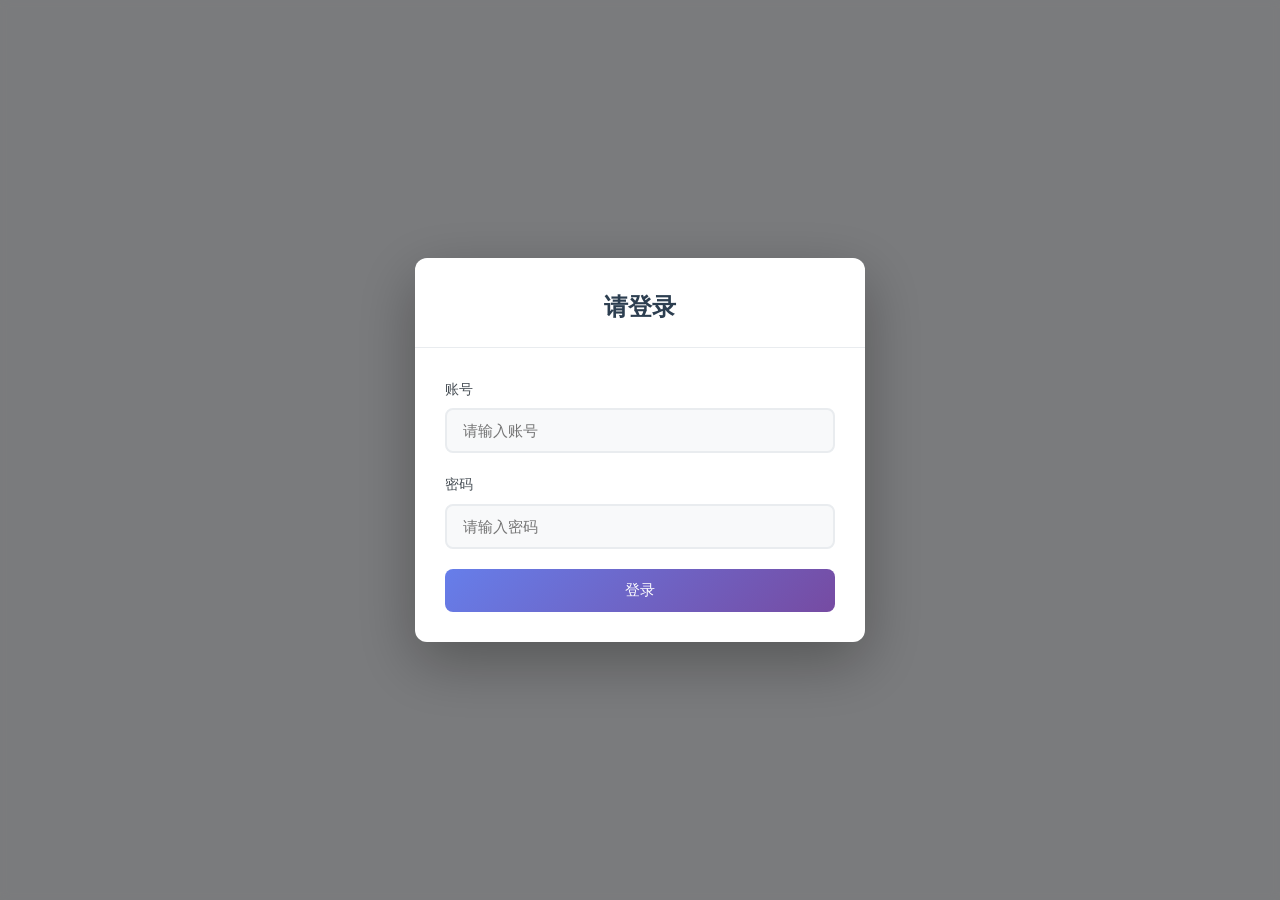
<file: index.html>
<!DOCTYPE html>
<html lang="zh-CN">
<head>
    <meta charset="UTF-8">
    <meta name="viewport" content="width=device-width, initial-scale=1.0">
    <title>Archery互联网SQL审计 - MySQL数据查看器</title>
    <link rel="stylesheet" href="styles.css">
</head>
<body>
    <!-- Login Modal -->
    <div id="loginModal" class="modal">
        <div class="modal-content">
            <div class="modal-header">
                <h2>请登录</h2>
            </div>
            <div class="modal-body">
                <div class="form-group">
                    <label for="username">账号</label>
                    <input type="text" id="username" class="form-control" placeholder="请输入账号">
                </div>
                <div class="form-group">
                    <label for="password">密码</label>
                    <input type="password" id="password" class="form-control" placeholder="请输入密码">
                </div>
                <button id="loginBtn" class="btn btn-primary btn-block">登录</button>
                <div id="loginError" class="error-message"></div>
            </div>
        </div>
    </div>

    <!-- Main Application -->
    <div id="mainApp" style="display: none;">
        <!-- Top Bar -->
        <div class="top-bar">
            <div class="top-bar-left">
                <select id="serverSelect" class="form-select">
                    <option value="">选择服务器...</option>
                </select>
                <select id="pageSizeSelect" class="form-select">
                    <option value="50">50</option>
                    <option value="100" selected>100</option>
                    <option value="200">200</option>
                    <option value="500">500</option>
                    <option value="1000">1000</option>
                </select>
            </div>
            <div class="top-bar-right">
                <button id="userBtn" class="btn btn-secondary">用户</button>
            </div>
        </div>

        <!-- Main Content -->
        <div class="main-container">
            <!-- Sidebar -->
            <div class="sidebar">
                <div class="sidebar-header">
                    <h3>数据库列表</h3>
                </div>
                <div class="tree-view" id="treeView">
                    <div class="tree-placeholder">请选择服务器...</div>
                </div>
            </div>

            <!-- Content Area -->
            <div class="content-area">
                <div class="tabs-container">
                    <div class="tabs-header" id="tabsHeader">
                        <!-- Tabs will be added dynamically -->
                    </div>
                    <div class="tabs-content" id="tabsContent">
                        <div class="welcome-screen">
                            <div class="welcome-icon">📊</div>
                            <h2>欢迎使用 MySQL 数据查看器</h2>
                            <p>请从左侧选择数据库表来查看数据</p>
                        </div>
                    </div>
                </div>
            </div>
        </div>
    </div>

    <script src="app.js"></script>
</body>
</html>
</file>
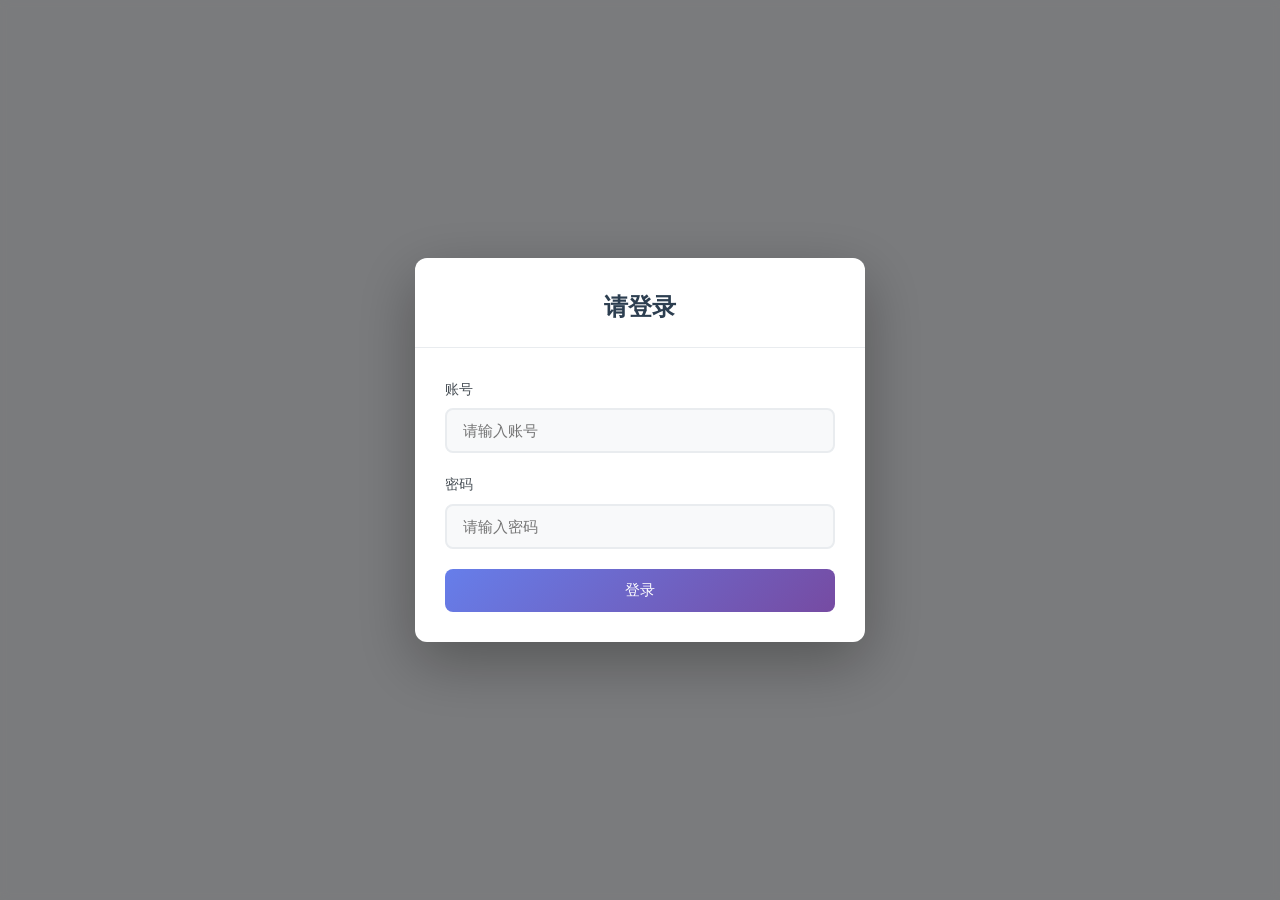
<file: src/main/resources/templates/index.html>
<!DOCTYPE html>
<html lang="zh-CN">
<head>
    <meta charset="UTF-8">
    <meta name="viewport" content="width=device-width, initial-scale=1.0">
    <title>Archery互联网SQL审计 - MySQL数据查看器</title>
    <link rel="stylesheet" href="/styles.css">
</head>
<body>
    <!-- Login Modal -->
    <div id="loginModal" class="modal">
        <div class="modal-content">
            <div class="modal-header">
                <h2>请登录</h2>
            </div>
            <div class="modal-body">
                <div class="form-group">
                    <label for="username">账号</label>
                    <input type="text" id="username" class="form-control" placeholder="请输入账号">
                </div>
                <div class="form-group">
                    <label for="password">密码</label>
                    <input type="password" id="password" class="form-control" placeholder="请输入密码">
                </div>
                <button id="loginBtn" class="btn btn-primary btn-block">登录</button>
                <div id="loginError" class="error-message"></div>
            </div>
        </div>
    </div>

    <!-- Main Application -->
    <div id="mainApp" style="display: none;">
        <!-- Top Bar -->
        <div class="top-bar">
            <div class="top-bar-left">
                <select id="serverSelect" class="form-select">
                    <option value="">选择服务器...</option>
                </select>
                <select id="pageSizeSelect" class="form-select">
                    <option value="50">50</option>
                    <option value="100" selected>100</option>
                    <option value="200">200</option>
                    <option value="500">500</option>
                    <option value="1000">1000</option>
                </select>
            </div>
            <div class="top-bar-right">
                <button id="userBtn" class="btn btn-secondary">用户</button>
            </div>
        </div>

        <!-- Main Content -->
        <div class="main-container">
            <!-- Sidebar -->
            <div class="sidebar">
                <div class="sidebar-header">
                    <h3>数据库列表</h3>
                </div>
                <div class="tree-view" id="treeView">
                    <div class="tree-placeholder">请选择服务器...</div>
                </div>
            </div>

            <!-- Content Area -->
            <div class="content-area">
                <div class="tabs-container">
                    <div class="tabs-header" id="tabsHeader">
                        <!-- Tabs will be added dynamically -->
                    </div>
                    <div class="tabs-content" id="tabsContent">
                        <div class="welcome-screen">
                            <div class="welcome-icon">📊</div>
                            <h2>欢迎使用 MySQL 数据查看器</h2>
                            <p>请从左侧选择数据库表来查看数据</p>
                        </div>
                    </div>
                </div>
            </div>
        </div>
    </div>

    <script src="/app.js"></script>
</body>
</html>
</file>
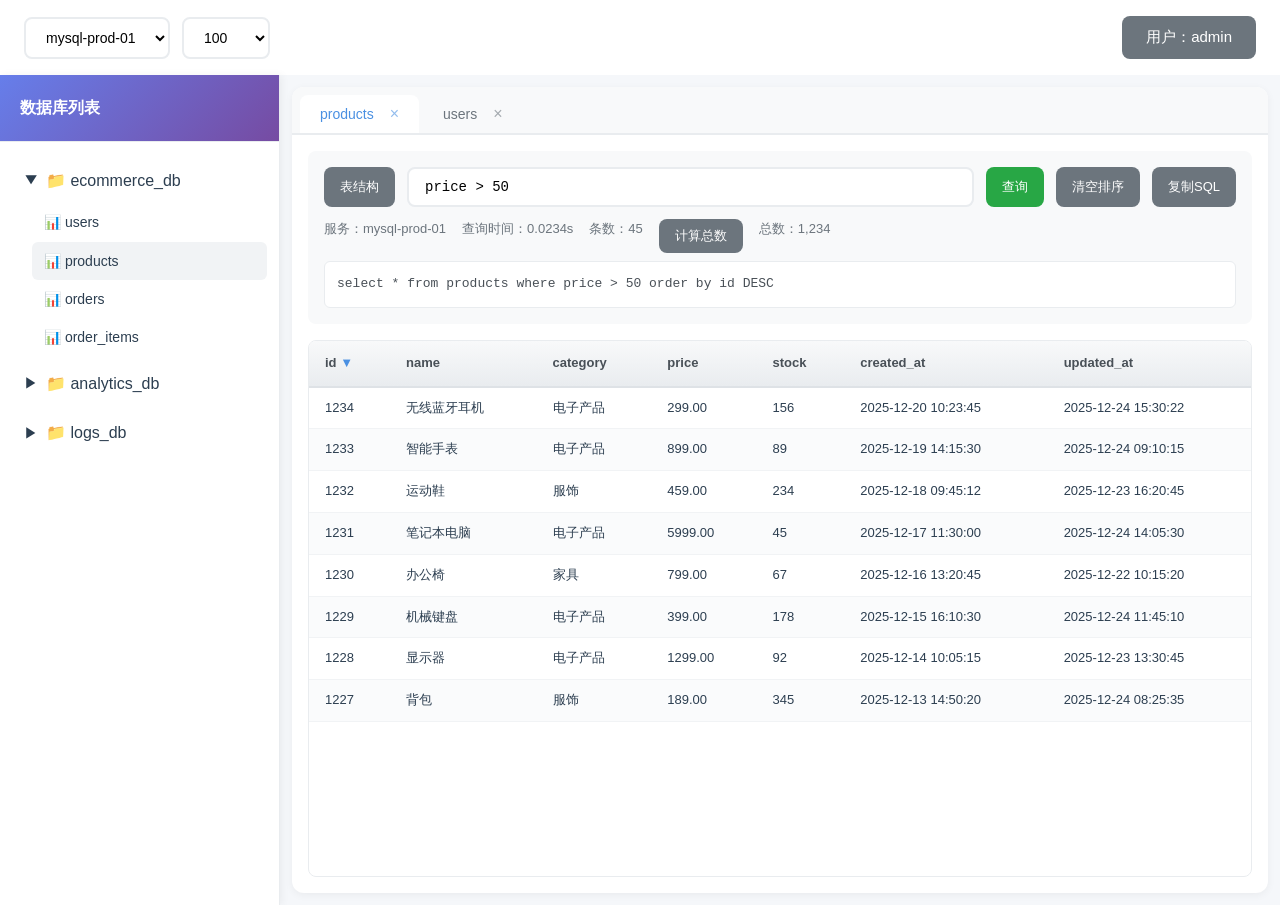
<file: demo.html>
<!DOCTYPE html>
<html lang="zh-CN">
<head>
    <meta charset="UTF-8">
    <meta name="viewport" content="width=device-width, initial-scale=1.0">
    <title>Archery互联网SQL审计 - MySQL数据查看器 (演示)</title>
    <link rel="stylesheet" href="styles.css">
</head>
<body>
    <!-- Main Application -->
    <div id="mainApp">
        <!-- Top Bar -->
        <div class="top-bar">
            <div class="top-bar-left">
                <select id="serverSelect" class="form-select">
                    <option value="">选择服务器...</option>
                    <option value="mysql-prod-01" selected>mysql-prod-01</option>
                    <option value="mysql-prod-02">mysql-prod-02</option>
                    <option value="mysql-test-01">mysql-test-01</option>
                </select>
                <select id="pageSizeSelect" class="form-select">
                    <option value="50">50</option>
                    <option value="100" selected>100</option>
                    <option value="200">200</option>
                    <option value="500">500</option>
                    <option value="1000">1000</option>
                </select>
            </div>
            <div class="top-bar-right">
                <button id="userBtn" class="btn btn-secondary">用户：admin</button>
            </div>
        </div>

        <!-- Main Content -->
        <div class="main-container">
            <!-- Sidebar -->
            <div class="sidebar">
                <div class="sidebar-header">
                    <h3>数据库列表</h3>
                </div>
                <div class="tree-view" id="treeView">
                    <div class="tree-node">
                        <div class="tree-node-label">
                            <span class="tree-icon expanded">▶</span><span>📁 ecommerce_db</span>
                        </div>
                        <div class="tree-children show">
                            <div class="tree-table">📊 users</div>
                            <div class="tree-table" style="background: #f1f3f5;">📊 products</div>
                            <div class="tree-table">📊 orders</div>
                            <div class="tree-table">📊 order_items</div>
                        </div>
                    </div>
                    <div class="tree-node">
                        <div class="tree-node-label">
                            <span class="tree-icon">▶</span><span>📁 analytics_db</span>
                        </div>
                        <div class="tree-children">
                        </div>
                    </div>
                    <div class="tree-node">
                        <div class="tree-node-label">
                            <span class="tree-icon">▶</span><span>📁 logs_db</span>
                        </div>
                        <div class="tree-children">
                        </div>
                    </div>
                </div>
            </div>

            <!-- Content Area -->
            <div class="content-area">
                <div class="tabs-container">
                    <div class="tabs-header" id="tabsHeader">
                        <button class="tab active">
                            <span>products</span>
                            <span class="tab-close">×</span>
                        </button>
                        <button class="tab">
                            <span>users</span>
                            <span class="tab-close">×</span>
                        </button>
                    </div>
                    <div class="tabs-content" id="tabsContent">
                        <div class="tab-pane active">
                            <div class="query-panel">
                                <div class="query-controls">
                                    <button class="btn btn-sm btn-secondary">表结构</button>
                                    <input type="text" class="query-input" placeholder="输入WHERE条件，例如：id > 100" value="price > 50">
                                    <button class="btn btn-sm btn-success">查询</button>
                                    <button class="btn btn-sm btn-secondary">清空排序</button>
                                    <button class="btn btn-sm btn-secondary">复制SQL</button>
                                </div>
                                <div class="query-info">
                                    <span>服务：mysql-prod-01</span>
                                    <span>查询时间：0.0234s</span>
                                    <span>条数：45</span>
                                    <button class="btn btn-sm btn-secondary">计算总数</button>
                                    <span>总数：1,234</span>
                                </div>
                                <div class="query-sql">select * from products where price > 50 order by id DESC</div>
                            </div>
                            <div class="table-container">
                                <table class="data-table">
                                    <thead>
                                        <tr>
                                            <th class="sorted-asc">id</th>
                                            <th>name</th>
                                            <th>category</th>
                                            <th>price</th>
                                            <th>stock</th>
                                            <th>created_at</th>
                                            <th>updated_at</th>
                                        </tr>
                                    </thead>
                                    <tbody>
                                        <tr>
                                            <td>1234</td>
                                            <td>无线蓝牙耳机</td>
                                            <td>电子产品</td>
                                            <td>299.00</td>
                                            <td>156</td>
                                            <td>2025-12-20 10:23:45</td>
                                            <td>2025-12-24 15:30:22</td>
                                        </tr>
                                        <tr>
                                            <td>1233</td>
                                            <td>智能手表</td>
                                            <td>电子产品</td>
                                            <td>899.00</td>
                                            <td>89</td>
                                            <td>2025-12-19 14:15:30</td>
                                            <td>2025-12-24 09:10:15</td>
                                        </tr>
                                        <tr>
                                            <td>1232</td>
                                            <td>运动鞋</td>
                                            <td>服饰</td>
                                            <td>459.00</td>
                                            <td>234</td>
                                            <td>2025-12-18 09:45:12</td>
                                            <td>2025-12-23 16:20:45</td>
                                        </tr>
                                        <tr>
                                            <td>1231</td>
                                            <td>笔记本电脑</td>
                                            <td>电子产品</td>
                                            <td>5999.00</td>
                                            <td>45</td>
                                            <td>2025-12-17 11:30:00</td>
                                            <td>2025-12-24 14:05:30</td>
                                        </tr>
                                        <tr>
                                            <td>1230</td>
                                            <td>办公椅</td>
                                            <td>家具</td>
                                            <td>799.00</td>
                                            <td>67</td>
                                            <td>2025-12-16 13:20:45</td>
                                            <td>2025-12-22 10:15:20</td>
                                        </tr>
                                        <tr>
                                            <td>1229</td>
                                            <td>机械键盘</td>
                                            <td>电子产品</td>
                                            <td>399.00</td>
                                            <td>178</td>
                                            <td>2025-12-15 16:10:30</td>
                                            <td>2025-12-24 11:45:10</td>
                                        </tr>
                                        <tr>
                                            <td>1228</td>
                                            <td>显示器</td>
                                            <td>电子产品</td>
                                            <td>1299.00</td>
                                            <td>92</td>
                                            <td>2025-12-14 10:05:15</td>
                                            <td>2025-12-23 13:30:45</td>
                                        </tr>
                                        <tr>
                                            <td>1227</td>
                                            <td>背包</td>
                                            <td>服饰</td>
                                            <td>189.00</td>
                                            <td>345</td>
                                            <td>2025-12-13 14:50:20</td>
                                            <td>2025-12-24 08:25:35</td>
                                        </tr>
                                    </tbody>
                                </table>
                            </div>
                        </div>
                    </div>
                </div>
            </div>
        </div>
    </div>
</body>
</html>
</file>
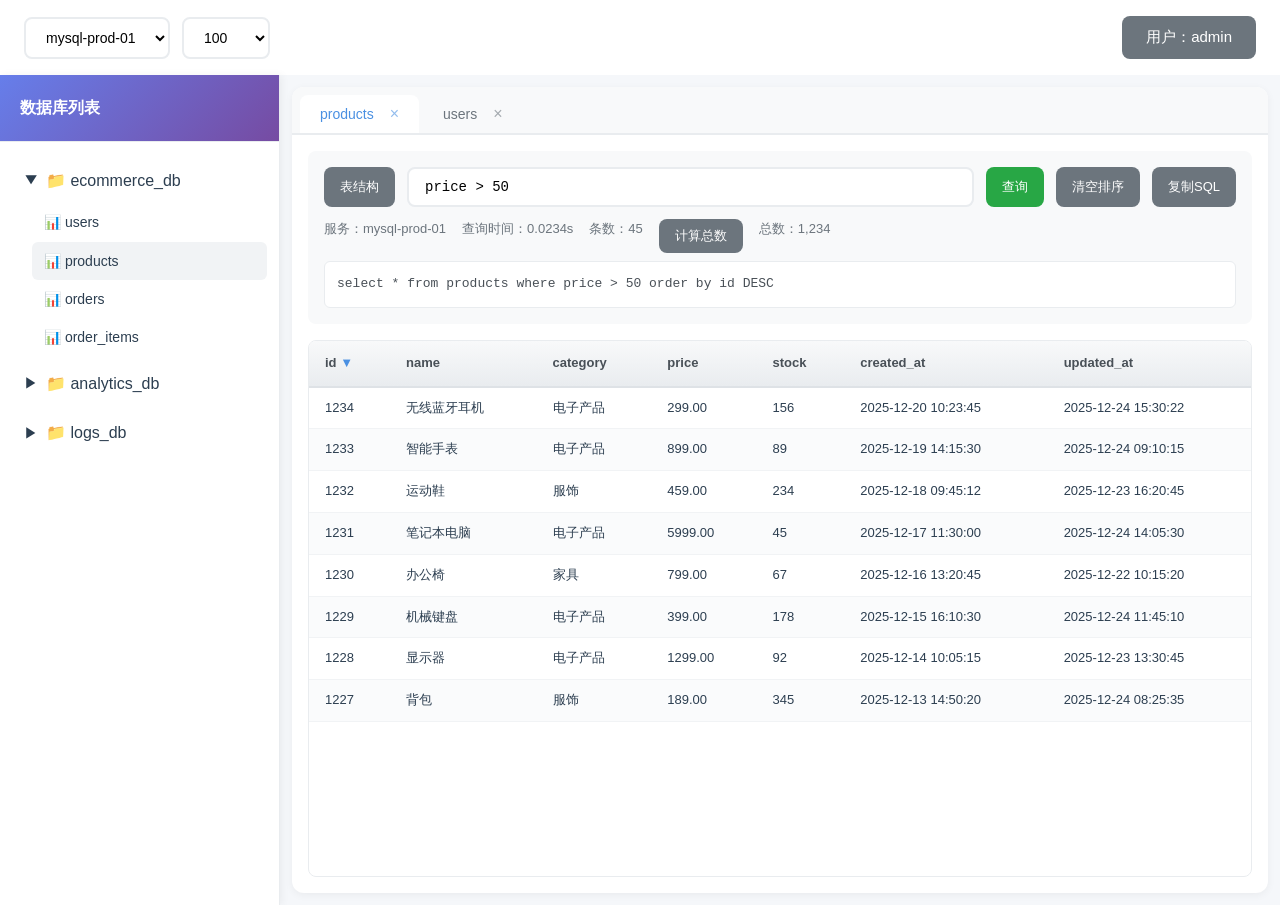
<file: src/main/resources/templates/demo.html>
<!DOCTYPE html>
<html lang="zh-CN">
<head>
    <meta charset="UTF-8">
    <meta name="viewport" content="width=device-width, initial-scale=1.0">
    <title>Archery互联网SQL审计 - MySQL数据查看器 (演示)</title>
    <link rel="stylesheet" href="/styles.css">
</head>
<body>
    <!-- Main Application -->
    <div id="mainApp">
        <!-- Top Bar -->
        <div class="top-bar">
            <div class="top-bar-left">
                <select id="serverSelect" class="form-select">
                    <option value="">选择服务器...</option>
                    <option value="mysql-prod-01" selected>mysql-prod-01</option>
                    <option value="mysql-prod-02">mysql-prod-02</option>
                    <option value="mysql-test-01">mysql-test-01</option>
                </select>
                <select id="pageSizeSelect" class="form-select">
                    <option value="50">50</option>
                    <option value="100" selected>100</option>
                    <option value="200">200</option>
                    <option value="500">500</option>
                    <option value="1000">1000</option>
                </select>
            </div>
            <div class="top-bar-right">
                <button id="userBtn" class="btn btn-secondary">用户：admin</button>
            </div>
        </div>

        <!-- Main Content -->
        <div class="main-container">
            <!-- Sidebar -->
            <div class="sidebar">
                <div class="sidebar-header">
                    <h3>数据库列表</h3>
                </div>
                <div class="tree-view" id="treeView">
                    <div class="tree-node">
                        <div class="tree-node-label">
                            <span class="tree-icon expanded">▶</span><span>📁 ecommerce_db</span>
                        </div>
                        <div class="tree-children show">
                            <div class="tree-table">📊 users</div>
                            <div class="tree-table" style="background: #f1f3f5;">📊 products</div>
                            <div class="tree-table">📊 orders</div>
                            <div class="tree-table">📊 order_items</div>
                        </div>
                    </div>
                    <div class="tree-node">
                        <div class="tree-node-label">
                            <span class="tree-icon">▶</span><span>📁 analytics_db</span>
                        </div>
                        <div class="tree-children">
                        </div>
                    </div>
                    <div class="tree-node">
                        <div class="tree-node-label">
                            <span class="tree-icon">▶</span><span>📁 logs_db</span>
                        </div>
                        <div class="tree-children">
                        </div>
                    </div>
                </div>
            </div>

            <!-- Content Area -->
            <div class="content-area">
                <div class="tabs-container">
                    <div class="tabs-header" id="tabsHeader">
                        <button class="tab active">
                            <span>products</span>
                            <span class="tab-close">×</span>
                        </button>
                        <button class="tab">
                            <span>users</span>
                            <span class="tab-close">×</span>
                        </button>
                    </div>
                    <div class="tabs-content" id="tabsContent">
                        <div class="tab-pane active">
                            <div class="query-panel">
                                <div class="query-controls">
                                    <button class="btn btn-sm btn-secondary">表结构</button>
                                    <input type="text" class="query-input" placeholder="输入WHERE条件，例如：id > 100" value="price > 50">
                                    <button class="btn btn-sm btn-success">查询</button>
                                    <button class="btn btn-sm btn-secondary">清空排序</button>
                                    <button class="btn btn-sm btn-secondary">复制SQL</button>
                                </div>
                                <div class="query-info">
                                    <span>服务：mysql-prod-01</span>
                                    <span>查询时间：0.0234s</span>
                                    <span>条数：45</span>
                                    <button class="btn btn-sm btn-secondary">计算总数</button>
                                    <span>总数：1,234</span>
                                </div>
                                <div class="query-sql">select * from products where price > 50 order by id DESC</div>
                            </div>
                            <div class="table-container">
                                <table class="data-table">
                                    <thead>
                                        <tr>
                                            <th class="sorted-asc">id</th>
                                            <th>name</th>
                                            <th>category</th>
                                            <th>price</th>
                                            <th>stock</th>
                                            <th>created_at</th>
                                            <th>updated_at</th>
                                        </tr>
                                    </thead>
                                    <tbody>
                                        <tr>
                                            <td>1234</td>
                                            <td>无线蓝牙耳机</td>
                                            <td>电子产品</td>
                                            <td>299.00</td>
                                            <td>156</td>
                                            <td>2025-12-20 10:23:45</td>
                                            <td>2025-12-24 15:30:22</td>
                                        </tr>
                                        <tr>
                                            <td>1233</td>
                                            <td>智能手表</td>
                                            <td>电子产品</td>
                                            <td>899.00</td>
                                            <td>89</td>
                                            <td>2025-12-19 14:15:30</td>
                                            <td>2025-12-24 09:10:15</td>
                                        </tr>
                                        <tr>
                                            <td>1232</td>
                                            <td>运动鞋</td>
                                            <td>服饰</td>
                                            <td>459.00</td>
                                            <td>234</td>
                                            <td>2025-12-18 09:45:12</td>
                                            <td>2025-12-23 16:20:45</td>
                                        </tr>
                                        <tr>
                                            <td>1231</td>
                                            <td>笔记本电脑</td>
                                            <td>电子产品</td>
                                            <td>5999.00</td>
                                            <td>45</td>
                                            <td>2025-12-17 11:30:00</td>
                                            <td>2025-12-24 14:05:30</td>
                                        </tr>
                                        <tr>
                                            <td>1230</td>
                                            <td>办公椅</td>
                                            <td>家具</td>
                                            <td>799.00</td>
                                            <td>67</td>
                                            <td>2025-12-16 13:20:45</td>
                                            <td>2025-12-22 10:15:20</td>
                                        </tr>
                                        <tr>
                                            <td>1229</td>
                                            <td>机械键盘</td>
                                            <td>电子产品</td>
                                            <td>399.00</td>
                                            <td>178</td>
                                            <td>2025-12-15 16:10:30</td>
                                            <td>2025-12-24 11:45:10</td>
                                        </tr>
                                        <tr>
                                            <td>1228</td>
                                            <td>显示器</td>
                                            <td>电子产品</td>
                                            <td>1299.00</td>
                                            <td>92</td>
                                            <td>2025-12-14 10:05:15</td>
                                            <td>2025-12-23 13:30:45</td>
                                        </tr>
                                        <tr>
                                            <td>1227</td>
                                            <td>背包</td>
                                            <td>服饰</td>
                                            <td>189.00</td>
                                            <td>345</td>
                                            <td>2025-12-13 14:50:20</td>
                                            <td>2025-12-24 08:25:35</td>
                                        </tr>
                                    </tbody>
                                </table>
                            </div>
                        </div>
                    </div>
                </div>
            </div>
        </div>
    </div>
</body>
</html>
</file>
<file: styles.css>
/* Modern CSS Reset */
* {
    margin: 0;
    padding: 0;
    box-sizing: border-box;
}

body {
    font-family: -apple-system, BlinkMacSystemFont, 'Segoe UI', 'Microsoft YaHei', 'Helvetica Neue', Arial, sans-serif;
    background: #f5f7fa;
    color: #2c3e50;
    line-height: 1.6;
}

/* Modal Styles */
.modal {
    display: flex;
    position: fixed;
    z-index: 1000;
    left: 0;
    top: 0;
    width: 100%;
    height: 100%;
    background-color: rgba(0, 0, 0, 0.5);
    backdrop-filter: blur(5px);
    align-items: center;
    justify-content: center;
}

.modal-content {
    background: white;
    border-radius: 12px;
    box-shadow: 0 20px 60px rgba(0, 0, 0, 0.3);
    width: 90%;
    max-width: 450px;
    animation: slideIn 0.3s ease-out;
}

@keyframes slideIn {
    from {
        transform: translateY(-50px);
        opacity: 0;
    }
    to {
        transform: translateY(0);
        opacity: 1;
    }
}

.modal-header {
    padding: 30px 30px 20px;
    text-align: center;
    border-bottom: 1px solid #e9ecef;
}

.modal-header h2 {
    color: #2c3e50;
    font-size: 24px;
    font-weight: 600;
}

.modal-body {
    padding: 30px;
}

/* Form Styles */
.form-group {
    margin-bottom: 20px;
}

.form-group label {
    display: block;
    margin-bottom: 8px;
    color: #495057;
    font-weight: 500;
    font-size: 14px;
}

.form-control {
    width: 100%;
    padding: 12px 16px;
    border: 2px solid #e9ecef;
    border-radius: 8px;
    font-size: 15px;
    transition: all 0.3s ease;
    background: #f8f9fa;
}

.form-control:focus {
    outline: none;
    border-color: #4a90e2;
    background: white;
    box-shadow: 0 0 0 3px rgba(74, 144, 226, 0.1);
}

.form-select {
    padding: 10px 16px;
    border: 2px solid #e9ecef;
    border-radius: 8px;
    font-size: 14px;
    background: white;
    cursor: pointer;
    transition: all 0.3s ease;
    margin-right: 12px;
}

.form-select:focus {
    outline: none;
    border-color: #4a90e2;
    box-shadow: 0 0 0 3px rgba(74, 144, 226, 0.1);
}

/* Button Styles */
.btn {
    padding: 12px 24px;
    border: none;
    border-radius: 8px;
    font-size: 15px;
    font-weight: 500;
    cursor: pointer;
    transition: all 0.3s ease;
    display: inline-flex;
    align-items: center;
    justify-content: center;
    gap: 8px;
}

.btn:hover {
    transform: translateY(-2px);
    box-shadow: 0 4px 12px rgba(0, 0, 0, 0.15);
}

.btn:active {
    transform: translateY(0);
}

.btn:disabled {
    opacity: 0.6;
    cursor: not-allowed;
    transform: none;
}

.btn-primary {
    background: linear-gradient(135deg, #667eea 0%, #764ba2 100%);
    color: white;
}

.btn-primary:hover {
    background: linear-gradient(135deg, #5568d3 0%, #63407a 100%);
}

.btn-secondary {
    background: #6c757d;
    color: white;
}

.btn-secondary:hover {
    background: #5a6268;
}

.btn-success {
    background: #28a745;
    color: white;
}

.btn-success:hover {
    background: #218838;
}

.btn-block {
    width: 100%;
}

.btn-sm {
    padding: 8px 16px;
    font-size: 13px;
}

/* Error Message */
.error-message {
    color: #dc3545;
    font-size: 14px;
    margin-top: 12px;
    padding: 10px;
    border-radius: 6px;
    background: #fff5f5;
    border-left: 3px solid #dc3545;
    display: none;
}

.error-message.show {
    display: block;
}

/* Top Bar */
.top-bar {
    background: white;
    padding: 16px 24px;
    box-shadow: 0 2px 8px rgba(0, 0, 0, 0.05);
    display: flex;
    justify-content: space-between;
    align-items: center;
}

.top-bar-left {
    display: flex;
    align-items: center;
}

.top-bar-right {
    display: flex;
    align-items: center;
}

/* Main Container */
.main-container {
    display: flex;
    height: calc(100vh - 70px);
    background: #f5f7fa;
}

/* Sidebar */
.sidebar {
    width: 280px;
    background: white;
    border-right: 1px solid #e9ecef;
    display: flex;
    flex-direction: column;
    box-shadow: 2px 0 8px rgba(0, 0, 0, 0.05);
}

.sidebar-header {
    padding: 20px;
    border-bottom: 1px solid #e9ecef;
    background: linear-gradient(135deg, #667eea 0%, #764ba2 100%);
    color: white;
}

.sidebar-header h3 {
    font-size: 16px;
    font-weight: 600;
}

/* Tree View */
.tree-view {
    flex: 1;
    overflow-y: auto;
    padding: 12px;
}

.tree-placeholder {
    text-align: center;
    color: #adb5bd;
    padding: 40px 20px;
    font-size: 14px;
}

.tree-node {
    margin: 4px 0;
}

.tree-node-label {
    padding: 10px 12px;
    cursor: pointer;
    border-radius: 6px;
    display: flex;
    align-items: center;
    gap: 8px;
    transition: all 0.2s ease;
    user-select: none;
}

.tree-node-label:hover {
    background: #f8f9fa;
}

.tree-node-label.active {
    background: #e7f0ff;
    color: #4a90e2;
    font-weight: 500;
}

.tree-icon {
    font-size: 14px;
    transition: transform 0.2s ease;
}

.tree-icon.expanded {
    transform: rotate(90deg);
}

.tree-children {
    margin-left: 20px;
    display: none;
}

.tree-children.show {
    display: block;
}

.tree-table {
    padding: 8px 12px;
    cursor: pointer;
    border-radius: 6px;
    display: flex;
    align-items: center;
    gap: 8px;
    transition: all 0.2s ease;
    font-size: 14px;
}

.tree-table:hover {
    background: #f1f3f5;
}

/* Content Area */
.content-area {
    flex: 1;
    display: flex;
    flex-direction: column;
    background: white;
    margin: 12px;
    border-radius: 12px;
    box-shadow: 0 2px 8px rgba(0, 0, 0, 0.05);
    overflow: hidden;
}

/* Tabs */
.tabs-container {
    display: flex;
    flex-direction: column;
    height: 100%;
}

.tabs-header {
    display: flex;
    background: #f8f9fa;
    border-bottom: 2px solid #e9ecef;
    overflow-x: auto;
    padding: 8px 8px 0;
}

.tab {
    padding: 10px 20px;
    cursor: pointer;
    border: none;
    background: transparent;
    border-radius: 8px 8px 0 0;
    display: flex;
    align-items: center;
    gap: 8px;
    white-space: nowrap;
    transition: all 0.2s ease;
    color: #6c757d;
    font-size: 14px;
    margin-right: 4px;
}

.tab:hover {
    background: #e9ecef;
}

.tab.active {
    background: white;
    color: #4a90e2;
    font-weight: 500;
}

.tab-close {
    margin-left: 8px;
    font-size: 16px;
    opacity: 0.6;
    transition: opacity 0.2s ease;
}

.tab-close:hover {
    opacity: 1;
    color: #dc3545;
}

.tabs-content {
    flex: 1;
    overflow: hidden;
    position: relative;
}

.tab-pane {
    display: none;
    height: 100%;
    flex-direction: column;
    padding: 16px;
}

.tab-pane.active {
    display: flex;
}

/* Welcome Screen */
.welcome-screen {
    display: flex;
    flex-direction: column;
    align-items: center;
    justify-content: center;
    height: 100%;
    color: #adb5bd;
}

.welcome-icon {
    font-size: 80px;
    margin-bottom: 20px;
}

.welcome-screen h2 {
    font-size: 28px;
    margin-bottom: 12px;
    color: #6c757d;
}

.welcome-screen p {
    font-size: 16px;
}

/* Query Panel */
.query-panel {
    background: #f8f9fa;
    padding: 16px;
    border-radius: 8px;
    margin-bottom: 16px;
}

.query-controls {
    display: flex;
    gap: 12px;
    margin-bottom: 12px;
    flex-wrap: wrap;
}

.query-input {
    flex: 1;
    min-width: 300px;
    padding: 10px 16px;
    border: 2px solid #e9ecef;
    border-radius: 8px;
    font-size: 14px;
    font-family: 'Consolas', 'Monaco', monospace;
}

.query-input:focus {
    outline: none;
    border-color: #4a90e2;
    box-shadow: 0 0 0 3px rgba(74, 144, 226, 0.1);
}

.query-info {
    display: flex;
    gap: 16px;
    font-size: 13px;
    color: #6c757d;
    flex-wrap: wrap;
}

.query-sql {
    margin-top: 8px;
    padding: 12px;
    background: white;
    border: 1px solid #e9ecef;
    border-radius: 6px;
    font-family: 'Consolas', 'Monaco', monospace;
    font-size: 13px;
    word-break: break-all;
    color: #495057;
}

/* Table Container */
.table-container {
    flex: 1;
    overflow: auto;
    border: 1px solid #e9ecef;
    border-radius: 8px;
    background: white;
}

/* Data Table */
.data-table {
    width: 100%;
    border-collapse: collapse;
    font-size: 13px;
}

.data-table thead {
    position: sticky;
    top: 0;
    z-index: 10;
    background: #f8f9fa;
}

.data-table th {
    padding: 12px 16px;
    text-align: left;
    font-weight: 600;
    color: #495057;
    border-bottom: 2px solid #dee2e6;
    cursor: pointer;
    user-select: none;
    white-space: nowrap;
    background: linear-gradient(to bottom, #f8f9fa 0%, #e9ecef 100%);
}

.data-table th:hover {
    background: linear-gradient(to bottom, #e9ecef 0%, #dee2e6 100%);
}

.data-table th.sorted-asc::after {
    content: ' ▼';
    color: #4a90e2;
}

.data-table th.sorted-desc::after {
    content: ' ▲';
    color: #4a90e2;
}

.data-table td {
    padding: 10px 16px;
    border-bottom: 1px solid #f1f3f5;
    max-width: 500px;
    overflow: hidden;
    text-overflow: ellipsis;
    white-space: nowrap;
}

.data-table tbody tr:hover {
    background: #f8f9fa;
}

.data-table tbody tr:nth-child(even) {
    background: #fafbfc;
}

.data-table tbody tr:nth-child(even):hover {
    background: #f1f3f5;
}

/* Table Structure Display */
.table-structure {
    background: white;
    border: 1px solid #e9ecef;
    border-radius: 8px;
    padding: 16px;
    margin-bottom: 16px;
    max-height: 300px;
    overflow-y: auto;
    display: none;
}

.table-structure.show {
    display: block;
}

.table-structure pre {
    font-family: 'Consolas', 'Monaco', monospace;
    font-size: 13px;
    line-height: 1.6;
    color: #2c3e50;
    margin: 0;
    white-space: pre-wrap;
    word-wrap: break-word;
}

/* Status Bar */
.status-bar {
    display: flex;
    justify-content: space-between;
    align-items: center;
    padding: 12px 16px;
    background: #f8f9fa;
    border-top: 1px solid #e9ecef;
    font-size: 13px;
    color: #6c757d;
}

.status-left {
    display: flex;
    gap: 16px;
    align-items: center;
}

.status-right {
    display: flex;
    gap: 16px;
    align-items: center;
}

/* Loading Spinner */
.spinner {
    display: inline-block;
    width: 16px;
    height: 16px;
    border: 2px solid #f3f3f3;
    border-top: 2px solid #4a90e2;
    border-radius: 50%;
    animation: spin 1s linear infinite;
}

@keyframes spin {
    0% { transform: rotate(0deg); }
    100% { transform: rotate(360deg); }
}

/* Scrollbar Styles */
::-webkit-scrollbar {
    width: 10px;
    height: 10px;
}

::-webkit-scrollbar-track {
    background: #f1f3f5;
    border-radius: 5px;
}

::-webkit-scrollbar-thumb {
    background: #adb5bd;
    border-radius: 5px;
}

::-webkit-scrollbar-thumb:hover {
    background: #868e96;
}

/* Responsive Design */
@media (max-width: 768px) {
    .sidebar {
        width: 200px;
    }
    
    .top-bar {
        flex-direction: column;
        gap: 12px;
    }
    
    .top-bar-left,
    .top-bar-right {
        width: 100%;
    }
    
    .query-controls {
        flex-direction: column;
    }
    
    .query-input {
        min-width: 100%;
    }
}

/* Utility Classes */
.hidden {
    display: none !important;
}

.text-center {
    text-align: center;
}

.text-muted {
    color: #6c757d;
}

.mt-2 {
    margin-top: 8px;
}

.mb-2 {
    margin-bottom: 8px;
}
</file>
